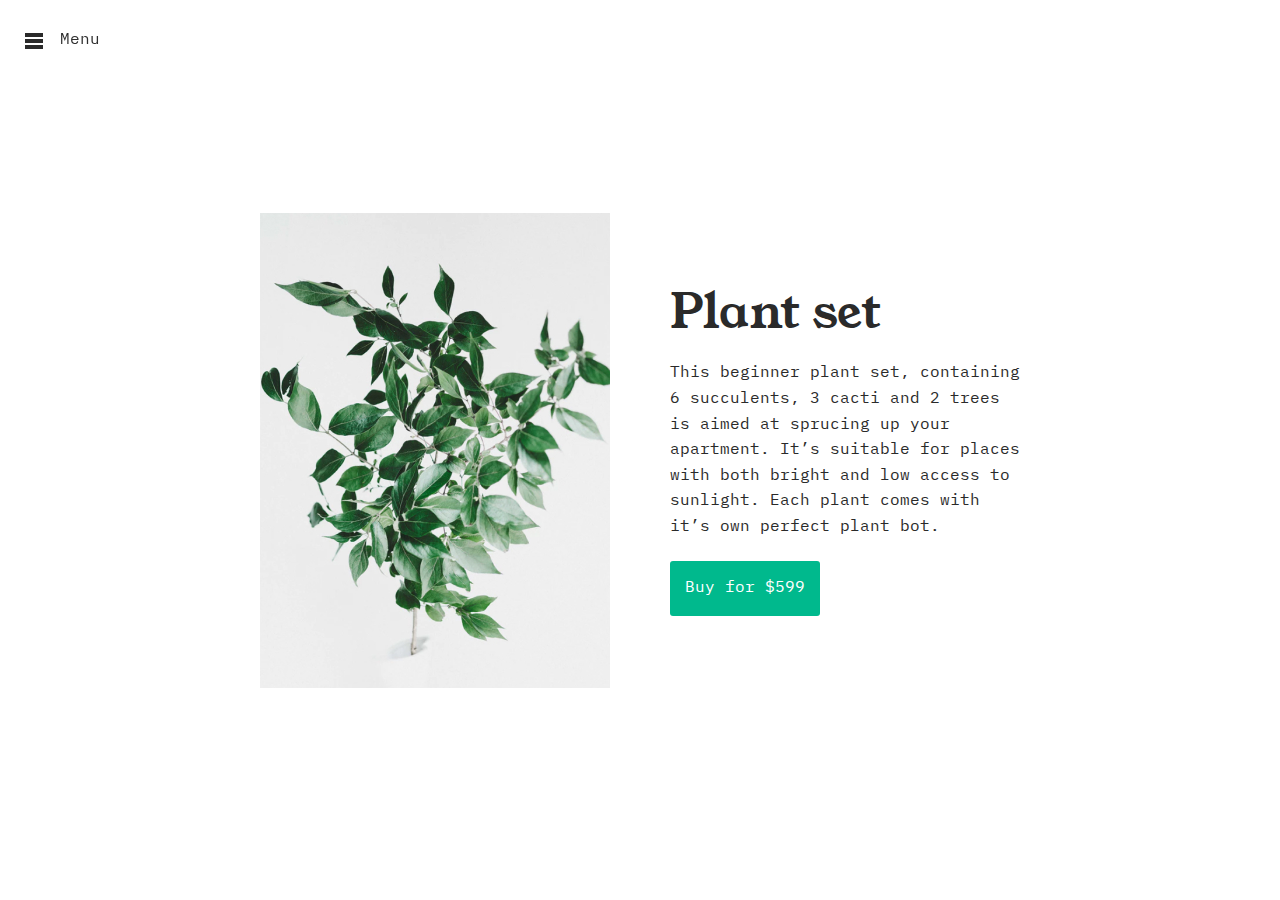
<file: JS For Designers/Project 2/index.html>
<!DOCTYPE html>
<html lang="en">
  <head>
    <meta charset="UTF-8" />
    <meta name="viewport" content="width=device-width, initial-scale=1.0" />
    <title>Project 2 - Plants</title>
    <link rel="stylesheet" href="/JS For Designers/Project 2/style.css" />
  </head>
  <body>
    <nav>
      <div class="nav-links">
        <a href="#">Shop</a>
        <a href="#">About</a>
        <a href="#">Help</a>
        <a href="#">Blog</a>
      </div>
    </nav>

    <main>
      <a href="#" class="toggle-nav">
        <img
          src="/JS For Designers/Project 2/assets/menu.svg"
          alt="Menu Icon"
        /><p>Menu</p>
      </a>

      <section>
        
        <div class="slides">
          <img src="/JS For Designers/Project 2/assets/plant1.jpg">
          <img src="/JS For Designers/Project 2/assets/plant2.jpg">
          <img src="/JS For Designers/Project 2/assets/plant3.jpg">
          <img src="/JS For Designers/Project 2/assets/plant4.jpg">
          <img src="/JS For Designers/Project 2/assets/plant5.jpg">
        </div>

        <!-- Line break -->

        <div class="content">
          <h1>Plant set</h1>
          <p>This beginner plant set, containing 6 succulents, 3 cacti and 2 trees is aimed at sprucing up your apartment. It’s suitable for places with both bright and low access to sunlight. Each plant comes with it’s own perfect plant bot.</p>
          <a href="#">Buy for $599</a>
        </div>
        
      </section>
    </main>

    <script src="/JS For Designers/Project 2/menu.js"></script>
    <script src="/JS For Designers/Project 2/slides.js"></script>
  </body>
</html>
</file>
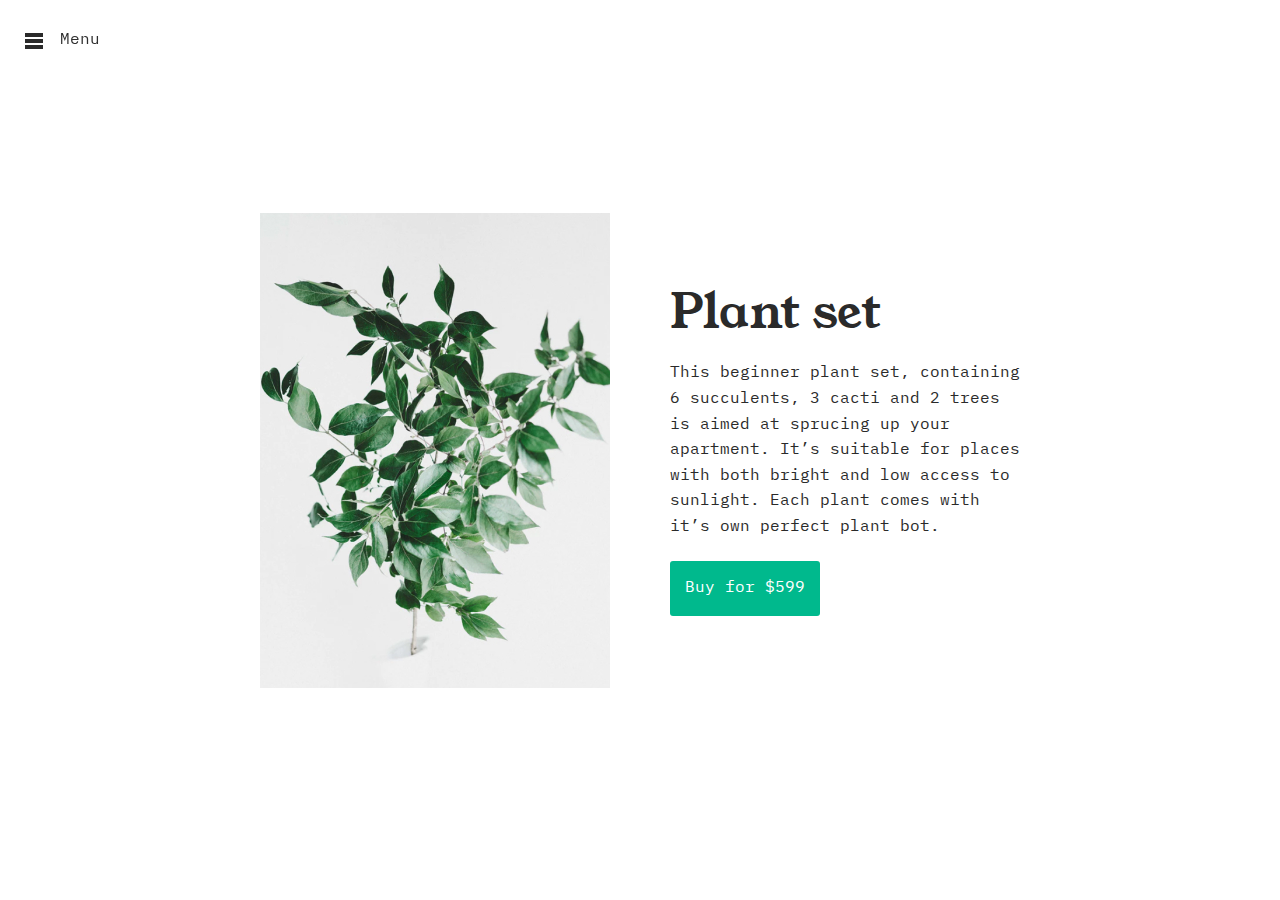
<file: JS-For-Designers/Project-2/index.html>
<!DOCTYPE html>
<html lang="en">
  <head>
    <meta charset="UTF-8" />
    <meta name="viewport" content="width=device-width, initial-scale=1.0" />
    <title>Project 2 - Plants</title>
    <link rel="stylesheet" href="/JS-For-Designers/Project-2/style.css" />
  </head>
  <body>
    <nav>
      <div class="nav-links">
        <a href="#">Shop</a>
        <a href="#">About</a>
        <a href="#">Help</a>
        <a href="#">Blog</a>
      </div>
    </nav>

    <main>
      <a href="#" class="toggle-nav">
        <img
          src="/JS-For-Designers/Project-2/assets/menu.svg"
          alt="Menu Icon"
        /><p>Menu</p>
      </a>

      <section>
        
        <div class="slides">
          <img src="/JS-For-Designers/Project-2/assets/plant1.jpg">
          <img src="/JS-For-Designers/Project-2/assets/plant2.jpg">
          <img src="/JS-For-Designers/Project-2/assets/plant3.jpg">
          <img src="/JS-For-Designers/Project-2/assets/plant4.jpg">
          <img src="/JS-For-Designers/Project-2/assets/plant5.jpg">
        </div>

        <!-- Line break -->

        <div class="content">
          <h1>Plant set</h1>
          <p>This beginner plant set, containing 6 succulents, 3 cacti and 2 trees is aimed at sprucing up your apartment. It’s suitable for places with both bright and low access to sunlight. Each plant comes with it’s own perfect plant bot.</p>
          <a href="#">Buy for $599</a>
        </div>
        
      </section>
    </main>

    <script src="/JS-For-Designers/Project-2/menu.js"></script>
    <script src="/JS-For-Designers/Project-2/slides.js"></script>
  </body>
</html>
</file>
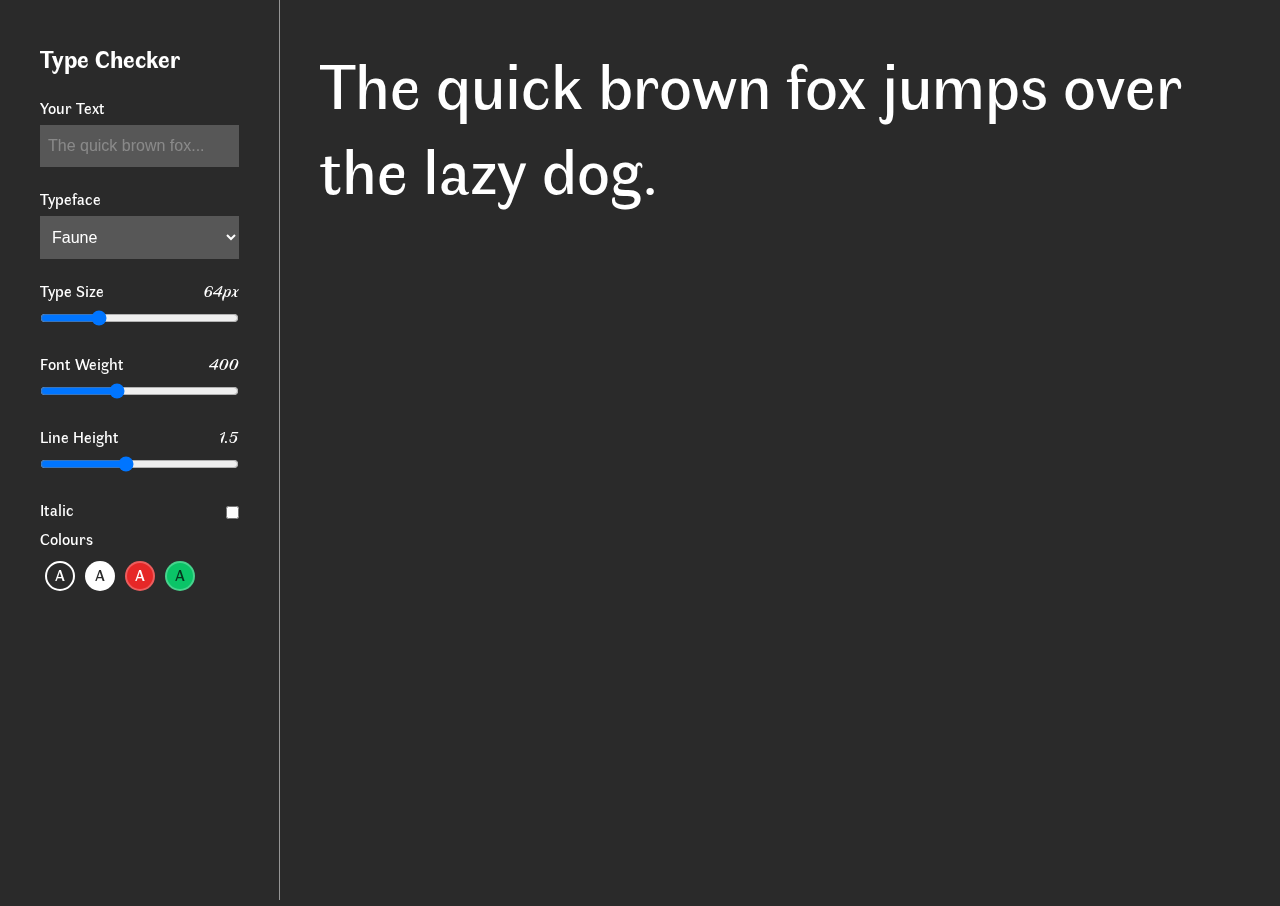
<file: JS-For-Designers/Project-3/index.html>
<!DOCTYPE html>
<html lang="en">

<head>
    <meta charset="UTF-8">
    <meta name="viewport" content="width=device-width, initial-scale=1.0">
    <title>Project 3</title>
    <link rel="stylesheet" href="/JS-For-Designers/Project-3/styles.css">
</head>

<body>

    <section class="options">
        <h1>Type Checker</h1>
        <div class="option">
            <label>Your Text</label>
            <input type="text" name="sentence" placeholder="The quick brown fox...">
        </div>

        <div class="option">
            <label>Typeface</label>
            <select name="typeface">
                <option value="Faune">Faune</option>
                <option value="Taviraj">Taviraj</option>
                <option value="Grenze">Grenze</option>
                <option value="Prompt">Prompt</option>
            </select>
        </div>

        <div class="option">
            <label>Type Size <span class="typesize-output">64px</span></label>
            <input type="range" name="typesize" min="12" max="200" value="64">
        </div>

        <div class="option">
            <label>Font Weight <span class="fontweight-output">400</span></label>
            <input type="range" name="fontweight" min=100 max=900 value=400 step=100>
        </div>

        <div class="option">
            <label>Line Height <span class="lineheight-output">1.5</span></label>
            <input type="range" name="lineheight" min=0.75 max=2.5 value=1.5 step=0.25>
        </div>

        <div class="option option-checkbox">
            <label>Italic</label>
            <input type="checkbox" name="italic">
        </div>

        <div class="options">
            <label>Colours</label>
            <div class="colours">
                <div style="background: #2a2a2a; color: white;" class="selected">A</div>
                <div style="background: #ffffff; color: #2a2a2a;">A</div>
                <div style="background: rgb(230, 39, 39); color: white;">A</div>
                <div style="background: #0ac467; color: #06351e;">A</div>
            </div>
        </div>

    </section>

    <textarea class="output">The quick brown fox jumps over the lazy dog.</textarea>

    <script src="/JS-For-Designers/Project-3/typeChecker.js"></script>
</body>

</html>
</file>
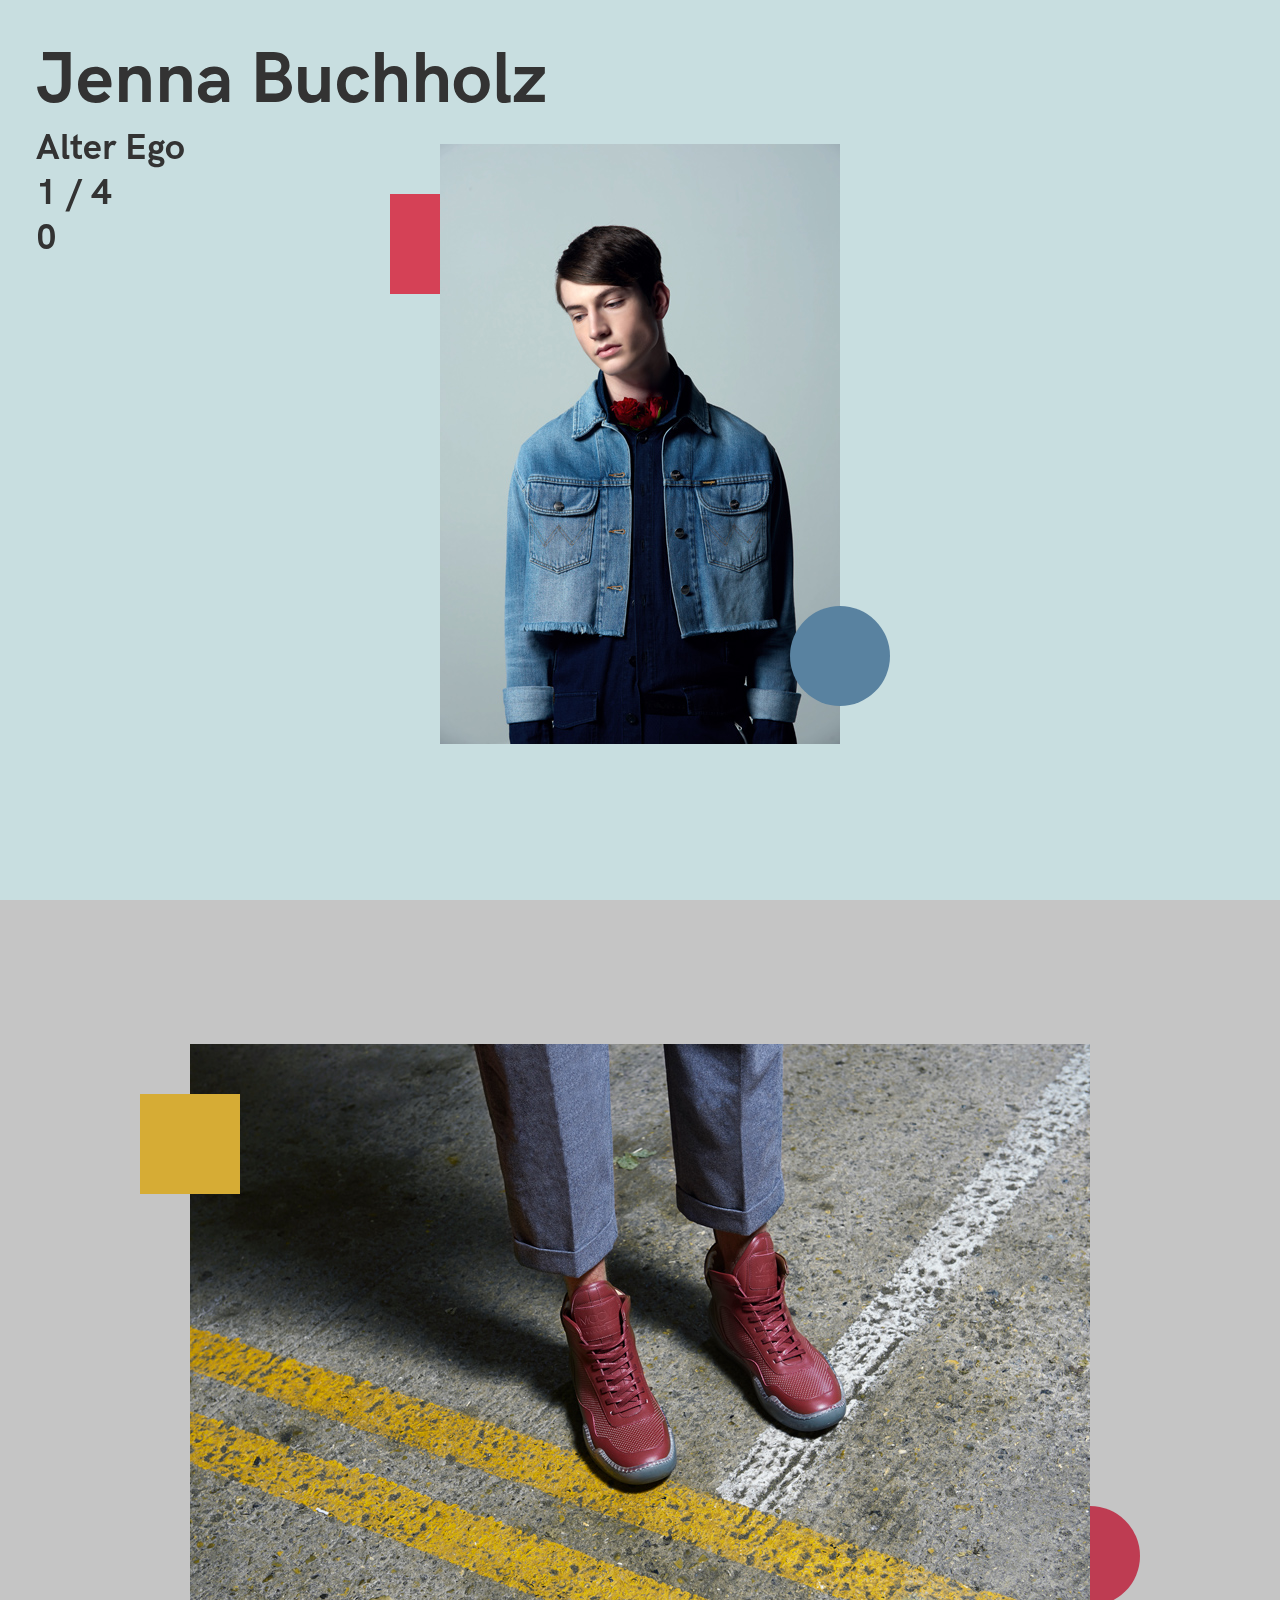
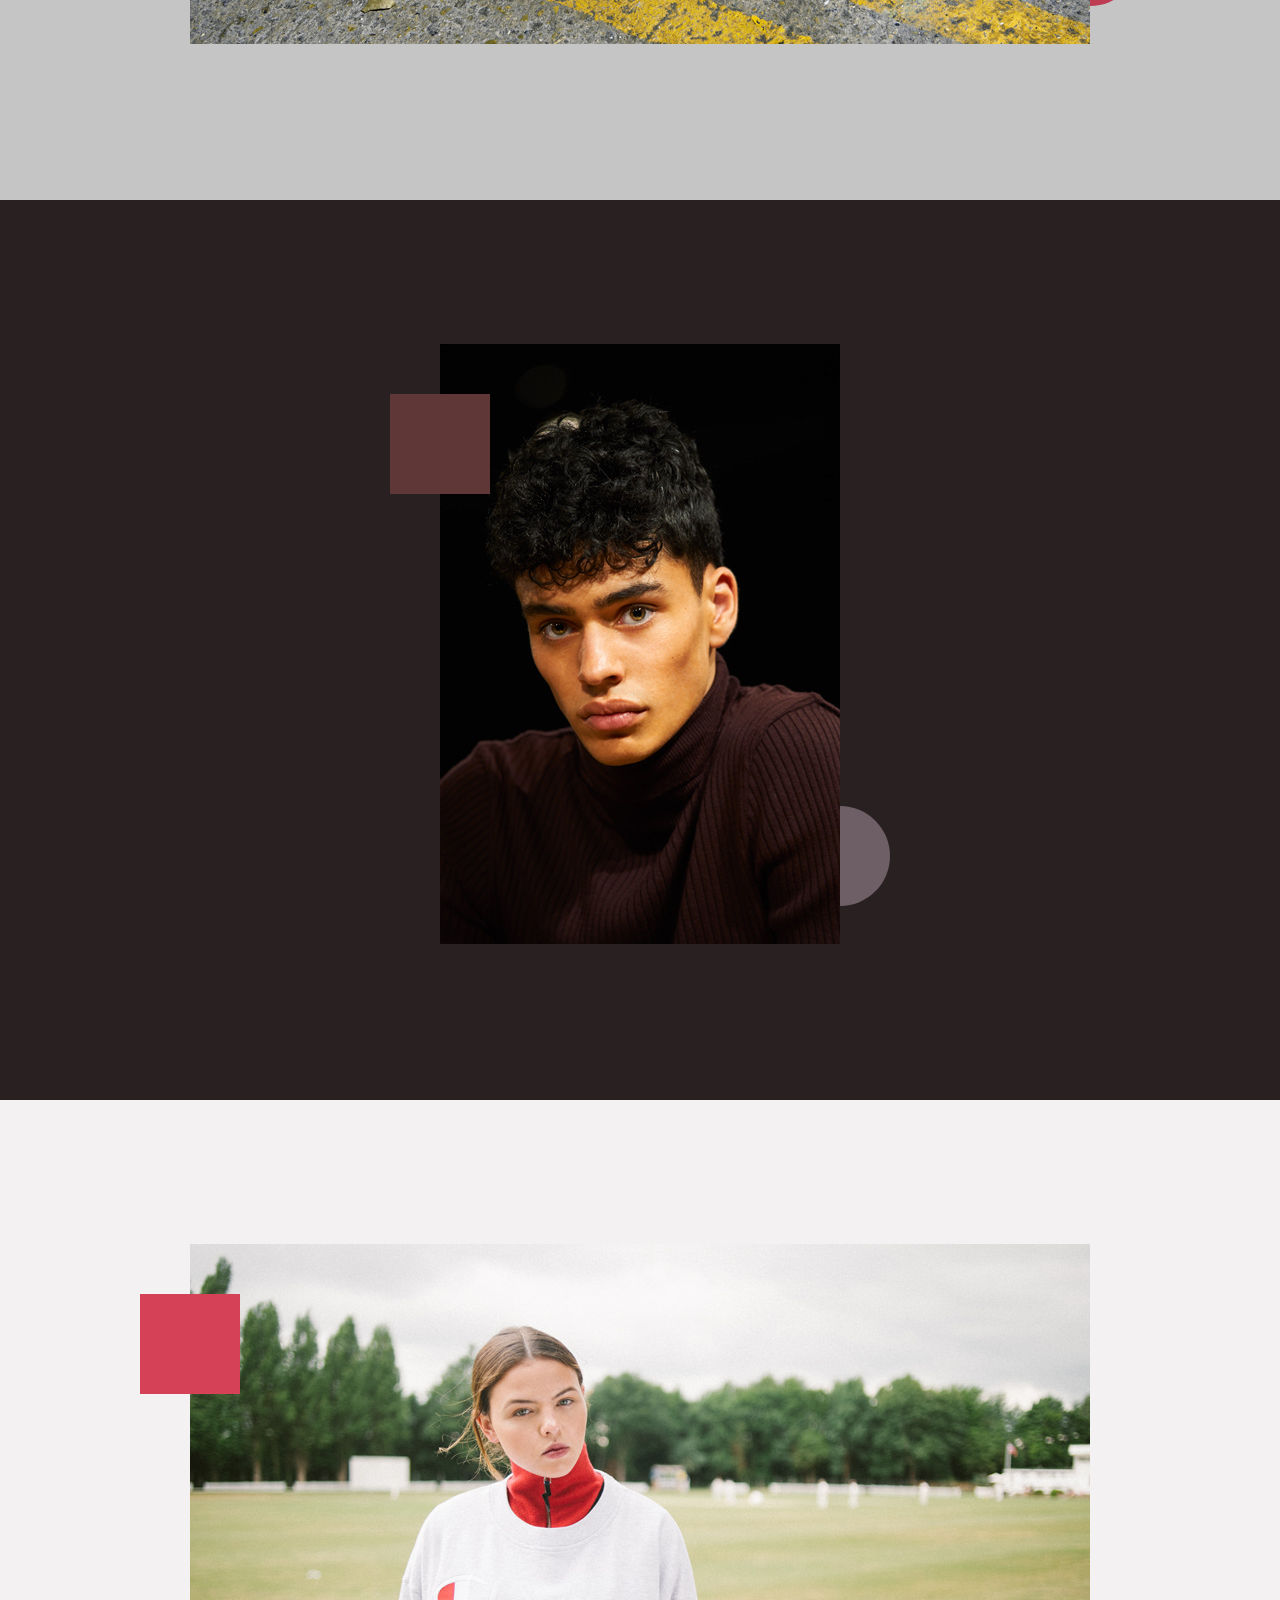
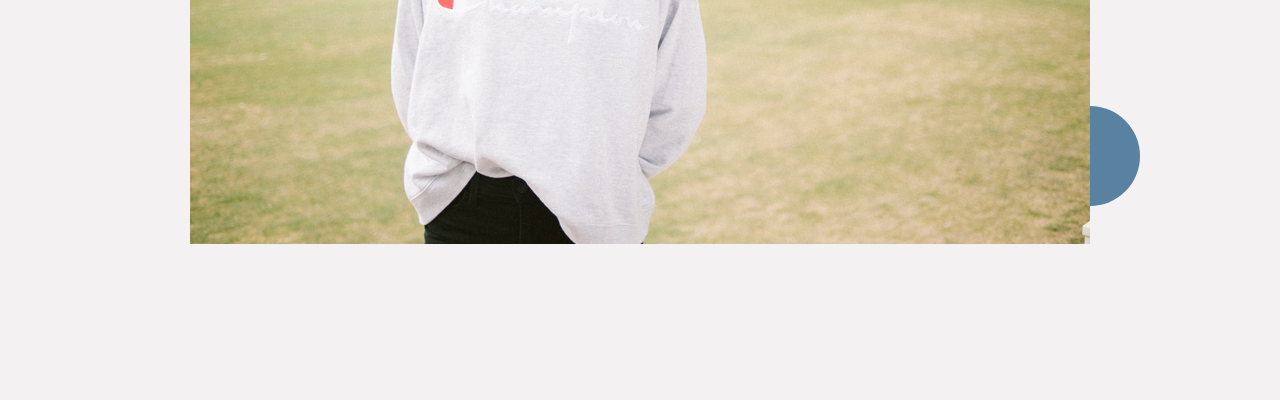
<file: JS-For-Designers/Project-4/index.html>
<!DOCTYPE html>
<html lang="en">

<head>
    <meta charset="UTF-8">
    <meta name="viewport" content="width=device-width, initial-scale=1.0">
    <title>Project 4</title>
    <link rel="stylesheet" href="./styles.css">
</head>

<body>
    <div class="progress"></div>

    <header>
        <h1>Jenna Buchholz</h1>
        <div class="client">Alter Ego</div>
        <div class="page">1 / 4</div>
        <div class="pixels">0</div>
    </header>

    <section data-client="Alter Ego" data-page="1 / 4">
        <div class="content">
            <div class="square" data-parallax="0.1"></div>
            <img src="./assets/image1.jpg">
            <div class="circle" data-parallax="-0.1"></div>
        </div>
    </section>

    <section class="s2" data-client="Valencia Clothing" data-page="2 / 4">
        <div class="content">
            <div class="circle" data-parallax="-0.2"></div>
            <img src="./assets/image2.jpg">
            <div class="square" data-parallax="0.2"></div>
        </div>
    </section>

    <section class="s3" data-client="SuperHi" data-page="3 / 4" data-is-dark="yes">
        <div class="content">
            <div class="circle" data-parallax="-0.4"></div>
            <img src="./assets/image3.jpg">
            <div class="square" data-parallax="0.4"></div>
        </div>
    </section>

    <section class="s4" data-client="10x Banking" data-page="4 / 4">
        <div class="content">
            <div class="circle" data-parallax="-0.1"></div>
            <img src="./assets/image4.jpg">
            <div class="square" data-parallax="0.1"></div>
        </div>
    </section>

    <script src="./main.js"></script>
</body>

</html>
</file>
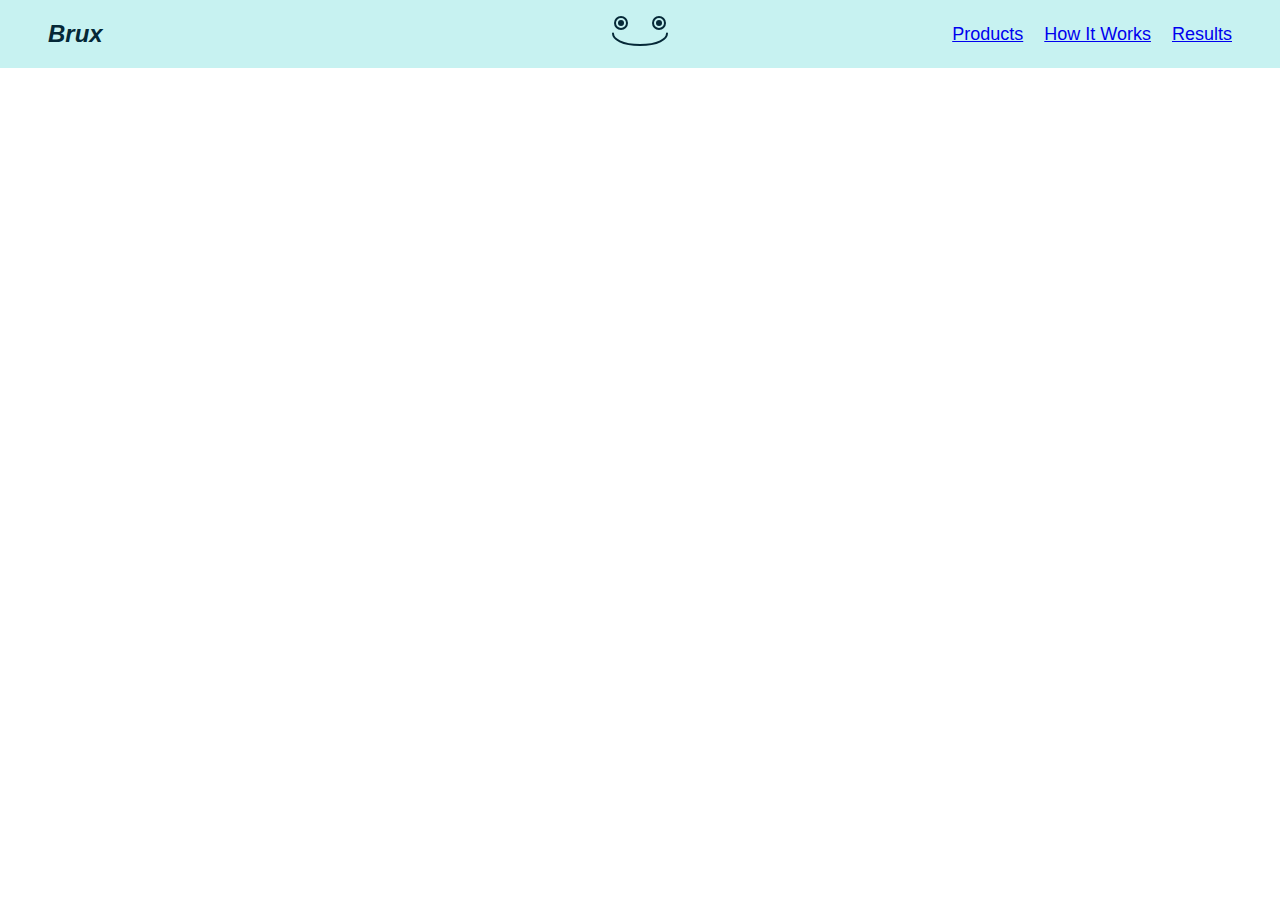
<file: JS-For-Designers/Project-5/index.html>
<!DOCTYPE html>
<html lang="en">
<head>
    <meta charset="UTF-8">
    <meta name="viewport" content="width=device-width, initial-scale=1.0">
    <title>Brux</title>
    <link rel="stylesheet" href="./styles.css">
</head>
<body>
    <header>
        <h1>Brux</h1>

        <div class="face">
            <img src="./assets/face.svg" alt="Logo">
        </div>

        <nav>
            <a href="products.html">Products</a>
            <a href="howitworks.html">How It Works</a>
            <a href="results.html">Results</a>
        </nav>
    </header>
</body>
</html>
</file>
<file: JS For Designers/Project 2/style.css>
@keyframes fade {
    0% {opacity: 0;}
    100% {opacity: 1;}
}

@font-face {
    font-family: "IBM Plex Mono";
    src: url("/JS For Designers/Project 2/assets/ibm-plex-mono.woff2"), url("/JS For Designers/Project 2/assets/ibm-plex-mono.woff");
}

@font-face {
    font-family: "Young Serif";
    src: url("/JS For Designers/Project 2/assets/youngserif.woff2"), url("/JS For Designers/Project 2/assets/youngserif.woff");
}

* {
    margin: 0;
    padding: 0;
    box-sizing: border-box;
}

body {
    font-family: "IBM Plex Mono";
    font-size: 16px;
    line-height: 1.6;

    background-color: #ffffff;
    color: #2a2a2a;

    overflow-x: hidden;
}

nav {
    display: flex;
    align-items: center;
    width: 240px;
    height: 100vh;
    position: fixed;
    top: 0;
    left: 0;
    background: #00b98d;
}

.nav-links {
    display: flex;
    flex-direction: column;
}

.nav-links a {
    margin: 8px 0 8px 40px;
    text-decoration: none;
    font-family: "Young Serif";
    font-size: 24px;
    color: white;
}

main {
    height: 100vh;
    position: relative;
    z-index: 1;
    background: white;
    transition: transform 0.5s;
}

main.open {
    transform: translateX(240px);
}

.toggle-nav {
    display: flex;
    align-items: center;
    padding: 8px;
    position: fixed;
    top: 0;
    left: 0;
    text-decoration: none;
    color: #2e2e2e;
}

.toggle-nav img {
    margin: 16px;
}

section {
    display: flex;
    justify-content: center;
    align-items: center;
    height: 100vh;
}

section div {
    width: 350px;
}

section div.slides {
    height: 475px;
    cursor: pointer;
}

section div.slides img {
    position: absolute;
    transition: transform 0.5s;
}

section div.slides img:nth-child(1) {
    z-index: 1;
}

section div.content {
    margin-left: 60px;
}


h1 {
    font-family: "Young Serif";
    font-size: 48px;
    line-height: 1.2;
}

p {
    margin: 20px 0;
    line-height: 1.6;
}

.content a {
    display: inline-block;
    background: #00b98d;
    padding: 15px;
    text-decoration: none;
    color: white;
    border-radius: 3px;
}
</file>
<file: JS-For-Designers/Project-2/style.css>
@keyframes fade {
    0% {opacity: 0;}
    100% {opacity: 1;}
}

@font-face {
    font-family: "IBM Plex Mono";
    src: url("/JS-For-Designers/Project-2/assets/ibm-plex-mono.woff2"), url("/JS-For-Designers/Project-2/assets/ibm-plex-mono.woff");
}

@font-face {
    font-family: "Young Serif";
    src: url("/JS-For-Designers/Project-2/assets/youngserif.woff2"), url("/JS-For-Designers/Project-2/assets/youngserif.woff");
}

* {
    margin: 0;
    padding: 0;
    box-sizing: border-box;
}

body {
    font-family: "IBM Plex Mono";
    font-size: 16px;
    line-height: 1.6;

    background-color: #ffffff;
    color: #2a2a2a;

    overflow-x: hidden;
}

nav {
    display: flex;
    align-items: center;
    width: 240px;
    height: 100vh;
    position: fixed;
    top: 0;
    left: 0;
    background: #00b98d;
}

.nav-links {
    display: flex;
    flex-direction: column;
}

.nav-links a {
    margin: 8px 0 8px 40px;
    text-decoration: none;
    font-family: "Young Serif";
    font-size: 24px;
    color: white;
}

main {
    height: 100vh;
    position: relative;
    z-index: 1;
    background: white;
    transition: transform 0.5s;
}

main.open {
    transform: translateX(240px);
}

.toggle-nav {
    display: flex;
    align-items: center;
    padding: 8px;
    position: fixed;
    top: 0;
    left: 0;
    text-decoration: none;
    color: #2e2e2e;
}

.toggle-nav img {
    margin: 16px;
}

section {
    display: flex;
    justify-content: center;
    align-items: center;
    height: 100vh;
}

section div {
    width: 350px;
}

section div.slides {
    height: 475px;
    cursor: pointer;
}

section div.slides img {
    position: absolute;
    transition: transform 0.5s;
}

section div.slides img:nth-child(1) {
    z-index: 1;
}

section div.content {
    margin-left: 60px;
}


h1 {
    font-family: "Young Serif";
    font-size: 48px;
    line-height: 1.2;
}

p {
    margin: 20px 0;
    line-height: 1.6;
}

.content a {
    display: inline-block;
    background: #00b98d;
    padding: 15px;
    text-decoration: none;
    color: white;
    border-radius: 3px;
}
</file>
<file: JS-For-Designers/Project-3/styles.css>
* {
    margin: 0;
    padding: 0;
    box-sizing: border-box;
}

@import url('https://fonts.googleapis.com/css2?family=Grenze:ital,wght@0,100;0,200;0,300;0,400;0,500;0,600;0,700;0,800;0,900;1,100;1,200;1,300;1,400;1,500;1,600;1,700;1,800;1,900&family=Prompt:ital,wght@0,100;0,200;0,300;0,400;0,500;0,600;0,700;0,800;0,900;1,100;1,200;1,300;1,400;1,500;1,600;1,700;1,800;1,900&family=Taviraj:ital,wght@0,100;0,200;0,300;0,400;0,500;0,600;0,700;0,800;0,900;1,100;1,200;1,300;1,400;1,500;1,600;1,700;1,800;1,900&display=swap');

@font-face {
    font-family: "Faune";
    font-weight: 400;
    src: url(/JS-For-Designers/Project-3/assets/faune-regular.woff2), url(/JS-For-Designers/Project-3/assets/faune-regular.woff);
}

@font-face {
    font-family: "Faune";
    font-weight: 400;
    font-style: italic;
    src: url(/JS-For-Designers/Project-3/assets/faune-italic.woff2), url(/JS-For-Designers/Project-3/assets/faune-italic.woff);
}

@font-face {
    font-family: "Faune";
    font-weight: 700;
    src: url(/JS-For-Designers/Project-3/assets/faune-bold.woff2), url(/JS-For-Designers/Project-3/assets/faune-bold.woff);
}

body {
    font-family: "Faune", Arial;
    font-size: 16px;
    line-height: 1.5;

    background-color: #2a2a2a;
    color: #ffffff;
    margin: 0px 0px 0px 240px;
}

section.options {
    position: fixed;
    top: 0;
    left: 0;
    width: 280px;
    height: 100vh;
    padding: 40px;
    border-right: 1px solid rgba(255, 255, 255, 0.5);
}

h1 {
    font-weight: 700;
    font-size: 24px;
}

div.option {
    margin: 20px 0 0 0;
}

div.option-checkbox {
    display: flex;
    justify-content: space-between;
    align-items: center;
}

label {
    display: block;
    margin: 0 0 5px 0;
} 

label span {
    float: right;
    font-style: italic;
}

input[type="text"], select {
    width: 100%;
    padding: 12px 8px;
    background: #575757;
    border: none;
    font-size: 16px;
    color: white;
    
}

input[type="text"]::placeholder {
    color: rgba(255, 255, 255, 0.3);
}

input[type="range"] {
    width: 100%;
}

textarea.output {
    margin-left: 40px;
    padding: 40px;
    font-size: 64px;
    width: 100%;
    height: 100vh;
    background: none;
    color: white;
    border: none;
    font-family: inherit;
    transition: line-height 0.3s;
}

div.colours {
    display: flex;
}

div.colours div {
    width: 30px;
    height: 30px;
    border: 2px solid rgba(255, 255, 255, 0.25);
    border-radius: 50%;
    text-align: center;
    margin: 5px;
    cursor: pointer;
    transition: border 0.3s;
}

div.colours div.selected {
    border: 2px solid #ffffff;
}
</file>
<file: JS-For-Designers/Project-4/styles.css>
@font-face {
    font-family: "HK Grotesk";
    src: url(./assets/hk-grotesk.woff2), url(./assets/hk-grotesk.woff);
}

* {
    margin: 0;
    padding: 0;
    box-sizing: border-box;
}

body {
    font-family: "HK Grotesk";
    font-size: 36px;
    line-height: 1.25;
    background: #ffffff;
    color: #333333;
}

header {
    position: fixed;
    top: 36px;
    left: 36px;
    z-index: 1;
    transition: color 0.2s;
}

header.white {
    color: #ffffff;
}

div.progress.white {
    background: white;
}


section {
    display: flex;
    justify-content: center;
    align-items: center;
    background: #c8dee0;
    min-height: 100vh;
    padding: 80px;
}

div.content {
    position: relative;
}

div.square {
    width: 100px;
    height: 100px;
    background: #d54156;
    position: absolute;
    top: 50px;
    left: -50px;
}

div.circle {
    width: 100px;
    height: 100px;
    background: #5982a0;
    position: absolute;
    bottom: 50px;
    right: -50px;
    border-radius: 50%;
}

div.content img {
    position: relative;
}

.s2 {
    background: #c5c5c5;
}

.s2 div.square {
    background: #d6ac35;
}

.s2 div.circle {
    background: #be3c52;
}

.s3 {
    background: #292121;
}

.s3 div.square {
    background: #5f3736;
}

.s3 div.circle {
    background: #6e5f67;
}

.s4 {
    background: #f3f1f2;
}

.s4 div.square {
    background: #d54156;
}

.s4 div.circle {
    background: #5982a0;
}

div.progress {
    width: 0px;
    height: 4px;
    position: fixed;
    top: 0;
    left: 0;
    background: black;
    z-index: 1;
    transition: background 0.2s;
}
</file>
<file: JS-For-Designers/Project-5/styles.css>
@import url('https://fonts.googleapis.com/css2?family=Rubik:ital,wght@0,300;0,500;1,900&display=swap');

* {
    margin: 0;
    padding: 0;
    box-sizing: border-box;
}

body {
    font-family: "Rubic", sans-serif;
    font-size: 18px;
    font-weight: 300;
    line-height: 1.5;
    color: #052837;
}

header {
    display: flex;
    justify-content: space-between;
    align-items: center;
    width: 100%;
    padding: 0 48px;
    position: fixed;
    top: 0px;
    left: 0px;
    background: #c7f2f1;
    z-index: 1;
}

header h1, header nav {
    flex: 1;
}

header nav {
    text-align: right;
}

header a {
    margin-left: 16px;
}

h1 {
    font-size: 24px;
    font-weight: 900;
    font-style: italic;
}
</file>
